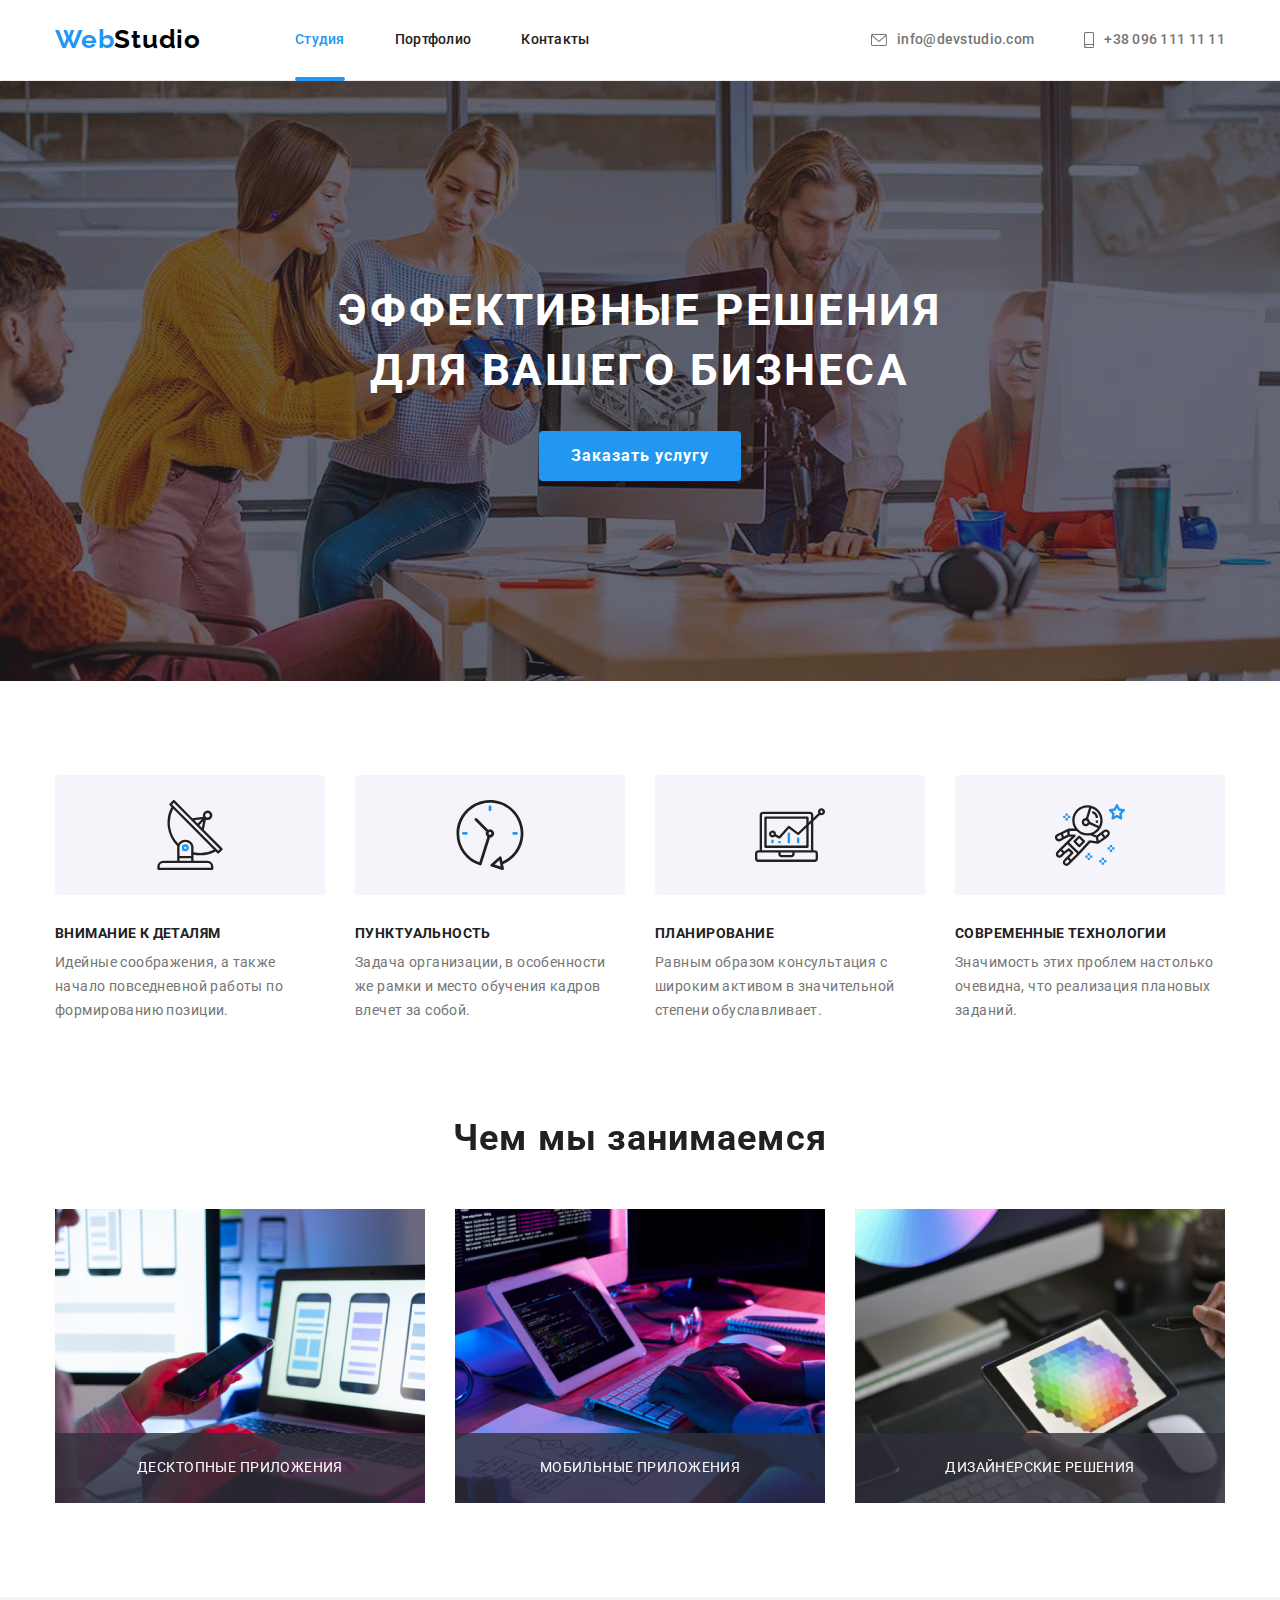
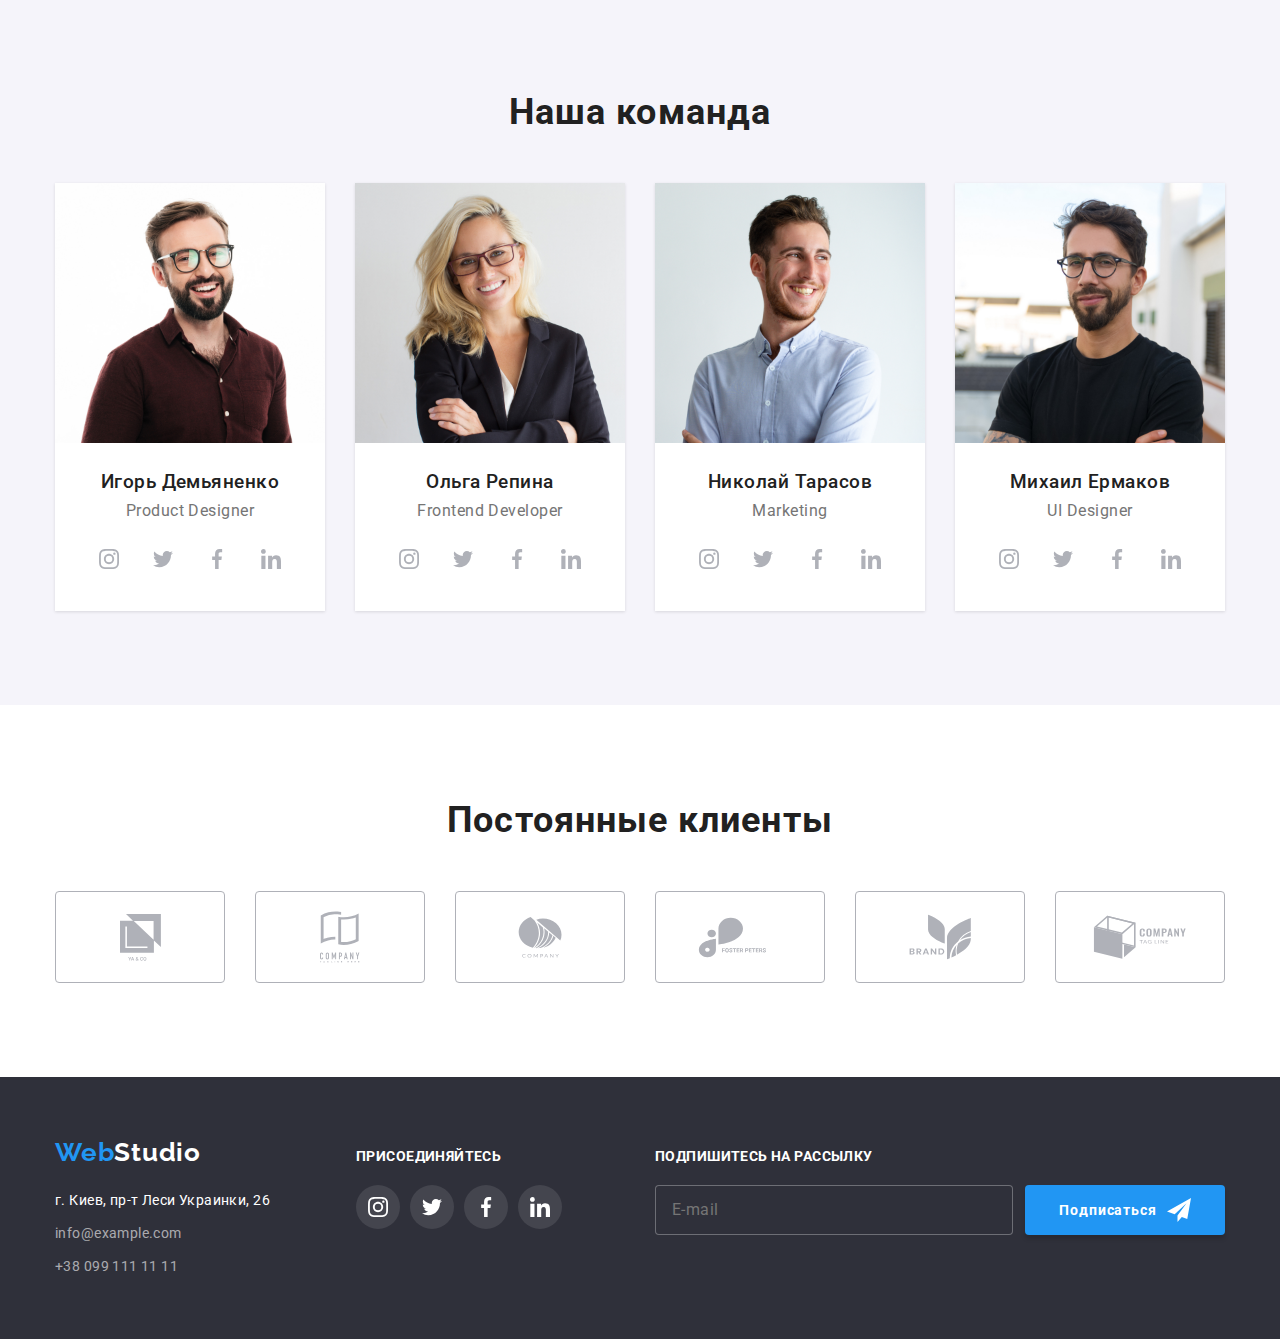
<file: index.html>
<!DOCTYPE html>
<html lang="ru">

<head>
    <meta charset="UTF-8">
    <meta http-equiv="X-UA-Compatible" content="IE=edge">
    <meta name="viewport" content="width=device-width, initial-scale=1.0">
    <title>goit-markup-hw-07</title>
    <link rel="preconnect" href="https://fonts.gstatic.com">
    <link
    href="https://fonts.googleapis.com/css2?family=Raleway:wght@700&family=Roboto:wght@400;500;700;900&display=swap"
    rel="stylesheet">
    <link rel="stylesheet" href="https://cdnjs.cloudflare.com/ajax/libs/modern-normalize/1.0.0/modern-normalize.min.css" />
    <link rel="stylesheet" href="./css/main.min.css">
</head>

<body>
    <header class="header">
        <!--My comment-->
        <div class="container container--head">
            <a href="#" class="logo"><span class="logo__item">Web</span><span class="logo__item--black">Studio</span></a>
            <!-- class="nav" -->
            <nav>
                <ul class="navigation">
                    <li class="navigation__item">
                        <a class="navigation__link navigation__link--current" href="./index.html">Студия</a>
                    </li>
                    <li class="navigation__item">
                        <a class="navigation__link" href="./portfolio.html">Портфолио</a>
                    </li>
                    <li class="navigation__item">
                        <a class="navigation__link" href="#contacts">Контакты</a>
                    </li>
                </ul>
            </nav>
            <ul class="contacts">
                <li class="contacts__item"> 
                <a class="contacts__link" href="mailto:info@devstudio.com ">
                    <svg class="contacts__icon" width="16px" height="12px">
                        <use href="./images/icons.svg#email">
                        </use>
                    </svg>info@devstudio.com</a>
                </li>
                <li class="contacts__item">
                <a class="contacts__link" href="tel:+380961111111"> 
                    <svg class="contacts__icon" width="10px" height="16px">
                        <use href="./images/icons.svg#phone">
                        </use>
                    </svg>+38 096 111 11 11</a>
                </li>
            </ul>
        </div>
    </header>
    <main>
        <!--MAIN CONTENT-->
        <section class="section section--main">
            <div class="container container--hero">
                <!--Hero-->
                <!-- <div class="hero-title"> -->
                <h1 class="main--title">эффективные решения для вашего бизнеса</h1>
                <!-- </div> -->
                <div class="hero-button">
                    <button class="button-order" data-modal-open type="button">Заказать услугу</button>
                        
                </div>
            </div>
        </section>

        <section class="section section--advantages">
            <!-- Наши преимущества-->
            <div class="container">
                <h2 class="visual--hiden">Наши преимущества</h2>
                <ul class="advantages">
                    <li class="advantages__item">
                        <div class="advantages__icon">
                            <svg width="70" height="70"> 
                                <use href="./images/icons.svg#antenna"> 
                                </use>
                            </svg>
                        </div>
                        <div class="advantages__content">
                            <h3 class="advantages__title">внимание к деталям</h3>
                                <p class="advantages__text">Идейные соображения, а также начало повседневной работы по формированию позиции.</p>
                        </div>
                    </li>
                    <li class="advantages__item">
                        <div class="advantages__icon">
                            <svg width="70" height="70">
                                <use href="./images/icons.svg#clock"> 
                                </use>
                            </svg>
                        </div>                        
                        <div class="advantages__content">
                            <h3 class="advantages__title">пунктуальность</h3>
                                <p class="advantages__text">Задача организации, в особенности же рамки и место обучения кадров влечет за собой.</p>
                        </div>
                    </li>
                    <li class="advantages__item">
                        <div class="advantages__icon">
                            <svg width="70" height="70">
                                <use href="./images/icons.svg#diagram">
                                </use>
                            </svg>
                        </div>
                        <div class="advantages__content">
                            <h3 class="advantages__title">планирование</h3>
                                <p class="advantages__text">Равным образом консультация с широким активом в значительной степени обуславливает.</p>
                        </div>
                    </li>
                    <li class="advantages__item">
                        <div class="advantages__icon">
                            <svg width="70" height="70">
                                <use href="./images/icons.svg#astronaut">
                                </use>
                            </svg>
                        </div>
                        <div class="advantages__content">
                            <h3 class="advantages__title">современные технологии</h3>
                                <p class="advantages__text">Значимость этих проблем настолько очевидна, что реализация плановых заданий.</p>
                        </div>
                    </li>
                </ul>
            </div>
        </section>

        <section class="section section--production">
            <div class="container">
                <!--Чем мы занимаемся-->
                <h2 class="heading">Чем мы занимаемся</h2>
                <ul class="production">
                <li class="production__item"> <img src="./images/telefon.jpg" width="370" alt="разработка приложений на мобильный телефон">
                <div class="production__overlay">
                    <p class="production__text">Десктопные приложения</p>
                </div>
                </li>
                <li class="production__item"> <img src="./images/table.jpg" width="370" alt="компьтерный стол">
                <div class="production__overlay">
                    <p class="production__text">Мобильные приложения</p>
                </div>
                </li>
                <li class="production__item"> <img src="./images/planshet.jpg" width="370" alt="планшет">
                <div class="production__overlay">
                    <p class="production__text">Дизайнерские решения</p>
                </div>
                </li>
                </ul>
            </div>
        </section>

        <section class="section section--teams">
            <div class="container our-team">
                <!--Наша команда-->
                <div class="">
                <h2 class="heading heading--teams">Наша команда</h2>
                <ul class="team">
                    <li class="team__item">
                        <article class="card">
                        <div class="card__thumb">
                        <img src="images/demianenk.jpg" width="270" alt="Игорь Демьяненко">
                        </div>
                        <div class="card__content">
                        <h3 class="card__name">Игорь Демьяненко</h3>
                        <p class="card__text">Product Designer</p>
                        <ul class="social">
                            <li class="social__item">
                                <a class="social__link" href="">
                                    <svg class="social__icon" width="20" height="20">
                                        <use href="./images/icons.svg#instagram"></use>
                                    </svg>
                                </a>
                            </li>
                            <li class="social__item">
                                <a class="social__link" href="">
                                    <svg class="social__icon" width="20" height="20">
                                        <use href="./images/icons.svg#twitter"></use>
                                    </svg>
                                </a>
                            </li>
                            <li class="social__item">
                                <a class="social__link" href="">
                                    <svg class="social__icon" width="20" height="20">
                                        <use href="./images/icons.svg#facebook"></use>
                                    </svg>
                                </a>
                            </li>
                            <li class="social__item">
                                <a class="social__link" href="">
                                    <svg class="social__icon" width="20" height="20">
                                        <use href="./images/icons.svg#linkedin"></use>
                                    </svg>
                                </a>
                            </li>
                        </ul>
                        </div>
                        </article>
                        
                    </li>
                    <li class="team__item">
                        <article class="card">
                        <div class="card__thumb">
                        <img src="images/repin.jpg" width="270" alt="Ольга Репина">
                        </div>
                        <div class="card__content">
                        <h3 class="card__name">Ольга Репина</h3>
                        <p class="card__text">Frontend Developer</p>
                        <ul class="social">
                            <li class="social__item">
                                <a class="social__link" href="">
                                    <svg class="social__icon" width="20" height="20">
                                        <use href="./images/icons.svg#instagram"></use>
                                    </svg>
                                </a>
                            </li>
                            <li class="social__item">
                                <a class="social__link" href="">
                                    <svg class="social__icon" width="20" height="20">
                                        <use href="./images/icons.svg#twitter"></use>
                                    </svg>
                                </a>
                            </li>
                            <li class="social__item">
                                <a class="social__link" href="">
                                    <svg class="social__icon" width="20" height="20">
                                        <use href="./images/icons.svg#facebook"></use>
                                    </svg>
                                </a>
                            </li>
                            <li class="social__item">
                                <a class="social__link" href="">
                                    <svg class="social__icon" width="20" height="20">
                                        <use href="./images/icons.svg#linkedin"></use>
                                    </svg>
                                </a>
                            </li>
                        </ul>
                        </div>
                        </article>
                    </li>
                    <li class="team__item">
                        <article class="card">
                        <div class="card__thumb">
                        <img src="images/taraso.jpg" width="270" alt="Николай Тарасов">
                        </div>
                        <div class="card__content">
                        <h3 class="card__name">Николай Тарасов</h3>
                        <p class="card__text">Marketing</p>
                        <ul class="social">
                            <li class="social__item">
                                <a class="social__link" href="">
                                    <svg class="social__icon" width="20" height="20">
                                        <use href="./images/icons.svg#instagram"></use>
                                    </svg>
                                </a>
                            </li>
                            <li class="social__item">
                                <a class="social__link" href="">
                                    <svg class="social__icon" width="20" height="20">
                                        <use href="./images/icons.svg#twitter"></use>
                                    </svg>
                                </a>
                            </li>
                            <li class="social__item">
                                <a class="social__link" href="">
                                    <svg class="social__icon" width="20" height="20">
                                        <use href="./images/icons.svg#facebook"></use>
                                    </svg>
                                </a>
                            </li>
                            <li class="social__item">
                                <a class="social__link" href="">
                                    <svg class="social__icon" width="20" height="20">
                                        <use href="./images/icons.svg#linkedin"></use>
                                    </svg>
                                </a>
                            </li>
                        </ul>
                        </div>
                        </article>
                    </li>
                    <li class="team__item">
                        <article class="card">
                        <div class="card__thumb">
                        <img src="images/ermak.jpg" width="270" alt="Михаил Ермаков">
                        </div>
                        <div class="card__content">
                        <h3 class="card__name">Михаил Ермаков</h3>
                        <p class="card__text">UI Designer</p>
                        <ul class="social">
                            <li class="social__item">
                                <a class="social__link" href="">
                                    <svg class="social__icon" width="20" height="20">
                                        <use href="./images/icons.svg#instagram"></use>
                                    </svg>
                                </a>
                            </li>
                            <li class="social__item">
                                <a class="social__link" href="">
                                    <svg class="social__icon" width="20" height="20">
                                        <use href="./images/icons.svg#twitter"></use>
                                    </svg>
                                </a>
                            </li>
                            <li class="social__item">
                                <a class="social__link" href="">
                                    <svg class="social__icon" width="20" height="20">
                                        <use href="./images/icons.svg#facebook"></use>
                                    </svg>
                                </a>
                            </li>
                            <li class="social__item">
                                <a class="social__link" href="">
                                    <svg class="social__icon" width="20" height="20">
                                        <use href="./images/icons.svg#linkedin"></use>
                                    </svg>
                                </a>
                            </li>
                        </ul>
                        </div>
                        </article>
                    </li>
                </ul>
                </div>
            </div>
        </section>
        <section class="section">
        <div class="container">
        <h2 class="heading">Постоянные клиенты</h2>   
        <ul class="partners">
            <li class="partners__item">
                <a class="partners__link" href="">
                    <svg class="partners__icon" width="41" height="47">
                        <use href="./images/icons.svg#yago"></use>
                    </svg>
                    </a>
                </li>
            <li class="partners__item">
                <a class="partners__link" href="">
                    <svg class="partners__icon" width="40" height="52">
                        <use href="./images/icons.svg#companyteg"></use>
                    </svg>
                </a>
                </li>
            <li class="partners__item">
                <a class="partners__link" href="">
                    <svg class="partners__icon" width="44" height="42">
                        <use href="./images/icons.svg#company"></use>
                    </svg>
                </a>
                </li>
            <li class="partners__item">
                <a class="partners__link" href="">
                    <svg class="partners__icon" width="85" height="41">
                        <use href="./images/icons.svg#foster"></use>
                    </svg>
                </a>
                </li>
            <li class="partners__item">
                <a class="partners__link" href="">
                    <svg class="partners__icon" width="63" height="46">
                        <use href="./images/icons.svg#brand"></use>
                    </svg>
                </a>
               </li>
            <li class="partners__item">
             <a class="partners__link" href="">
                    <svg class="partners__icon" width="94" height="44">
                        <use href="./images/icons.svg#teghere"></use>
                    </svg>
                </a>
             </li>
        </ul>
        </div>
        </section>

    </main>
    <footer class="footer">
        <div class="container container--foot">
            <!--copyrite-->
            <div class="foot__width">
                <a href="#" class="logo logo--foot"> <span class="logo__item">Web</span><span class="logo__item--white">Studio</span></a>
            <address id="contacts">
                <ul class="items">
                    <li>
                        <p class="items__text">г. Киев, пр-т Леси Украинки, 26</p>
                    </li>
                    <li><a class="items__link mail" href="mailto:info@example.com">info@example.com</a> </li>
                    <li><a class="items__link tel" href="tel:+380991111111">+38 099 111 11 11</a> </li>
                </ul>
            </address>
            </div>
            <div class="connect">
                <p class="connect__subtitle">присоединяйтесь</p>
                <ul class="social-connect">
                    <li class="social-connect__item">
                        <a class="social-connect__link" href="">
                            <svg class="social-connect__icon" width="20" height="20">
                                <use href="./images/icons.svg#instagram"></use>
                            </svg>
                        </a>
                    </li>
                    <li class="social-connect__item">
                        <a class="social-connect__link" href="">
                            <svg class="social-connect__icon" width="20" height="20">
                                <use href="./images/icons.svg#twitter"></use>
                            </svg>
                        </a>
                    </li>
                    <li class="social-connect__item">
                        <a class="social-connect__link" href="">
                            <svg class="social-connect__icon" width="20" height="20">
                                <use href="./images/icons.svg#facebook"></use>
                            </svg>
                        </a>
                    </li>
                    <li class="social-connect__item">
                        <a class="social-connect__link" href="">
                            <svg class="social-connect__icon" width="20" height="20">
                                <use href="./images/icons.svg#linkedin"></use>
                            </svg>
                        </a>
                    </li>
                </ul>
            </div>
            <div class="subscribe">
                <p class="subscribe__subtitle">Подпишитесь на рассылку</p>
                <form class="form-subscribe" autocomplete="off">
                    
                    <label class="form-subscribe__field"> 
                        <input class="form-subscribe__input" type="text" placeholder="E-mail">
                    </label>
                    <button class="form-subscribe__button" type="submit"><span class="form-subscribe__button-label">Подписаться</span>
                        <svg class="form-subscribe__svg" width="24px" height="24px">
                            <use href="./images/icons.svg#send"></use>
                        </svg>
                    </button>
                </form>
                
            </div>
        </div>
        
    </footer>
    <div class="backdrop is-hidden" data-modal>
        <div class="modal">
            <button class="close" data-modal-close>
                <svg class="close-icon" width="18" height="18">
                    <use href="./images/icons.svg#close"></use>
                </svg>
            </button>
            <form class="form" autocomplete="off">
                <p class="form__title">Оставьте свои данные, мы вам перезвоним</p>
                <div class="form__field">
                    <input class="form__input" type="text" name="name" id="user-name" autofocus placeholder=" "
                        autocomplete="off" />
                    <label class="form__label" for="user-name">Имя</label>
                    <!-- <span class="field-icon"> -->
                        <svg class="form__icon" width="18" height="18">
                            <use href="./images/icons.svg#user-form"></use>
                        </svg>
                    <!-- </span> -->
                </div>
                <div class="form__field">
                    <input class="form__input" type="tel" name="tel" id="tel" autocomplete="off">
                    <label class="form__label" for="tel">Телефон</label>
                    <!-- <span class="field-icon"> -->
                        <svg class="form__icon" width="18" height="18">
                            <use href="./images/icons.svg#phone-form"></use>
                        </svg>
                    <!-- </span> -->
                </div>
                <div class="form__field">
                    <input class="form__input" type="email" name="email" id="email" autocomplete="off">
                    <label class="form__label" for="email">Почта</label>
                    <!-- <span class="field-icon"> -->
                        <svg class="form__icon" width="18" height="18">
                            <use href="./images/icons.svg#email-form"></use>
                        </svg>
                    <!-- </span> -->
                </div>
                <div class="form__field">
                    <textarea class="form__textarea-input" name="feedback" id="feedback" rows="5"
                        placeholder="Введите текст"></textarea>
                    <label class="form__textarea-label" for="feedback">Комментарий</label>
                </div>
    
                <label class="form__check">
                    <input class="form__check-input" type="checkbox" name="check" required="">
                    <span class="form__check-box"> </span>Соглашаюсь с рассылкой и принимаю <a class="form__license-link" href="">
                        Условия договора</a></label>
    
                <button class="submit-bth" type="submit">Отправить</button>
            </form>
        </div>
    </div>
<!-- Скрипт на модалку -->
    <script src="./js/modal.js"></script>
    
</body>
    
</html>
</file>
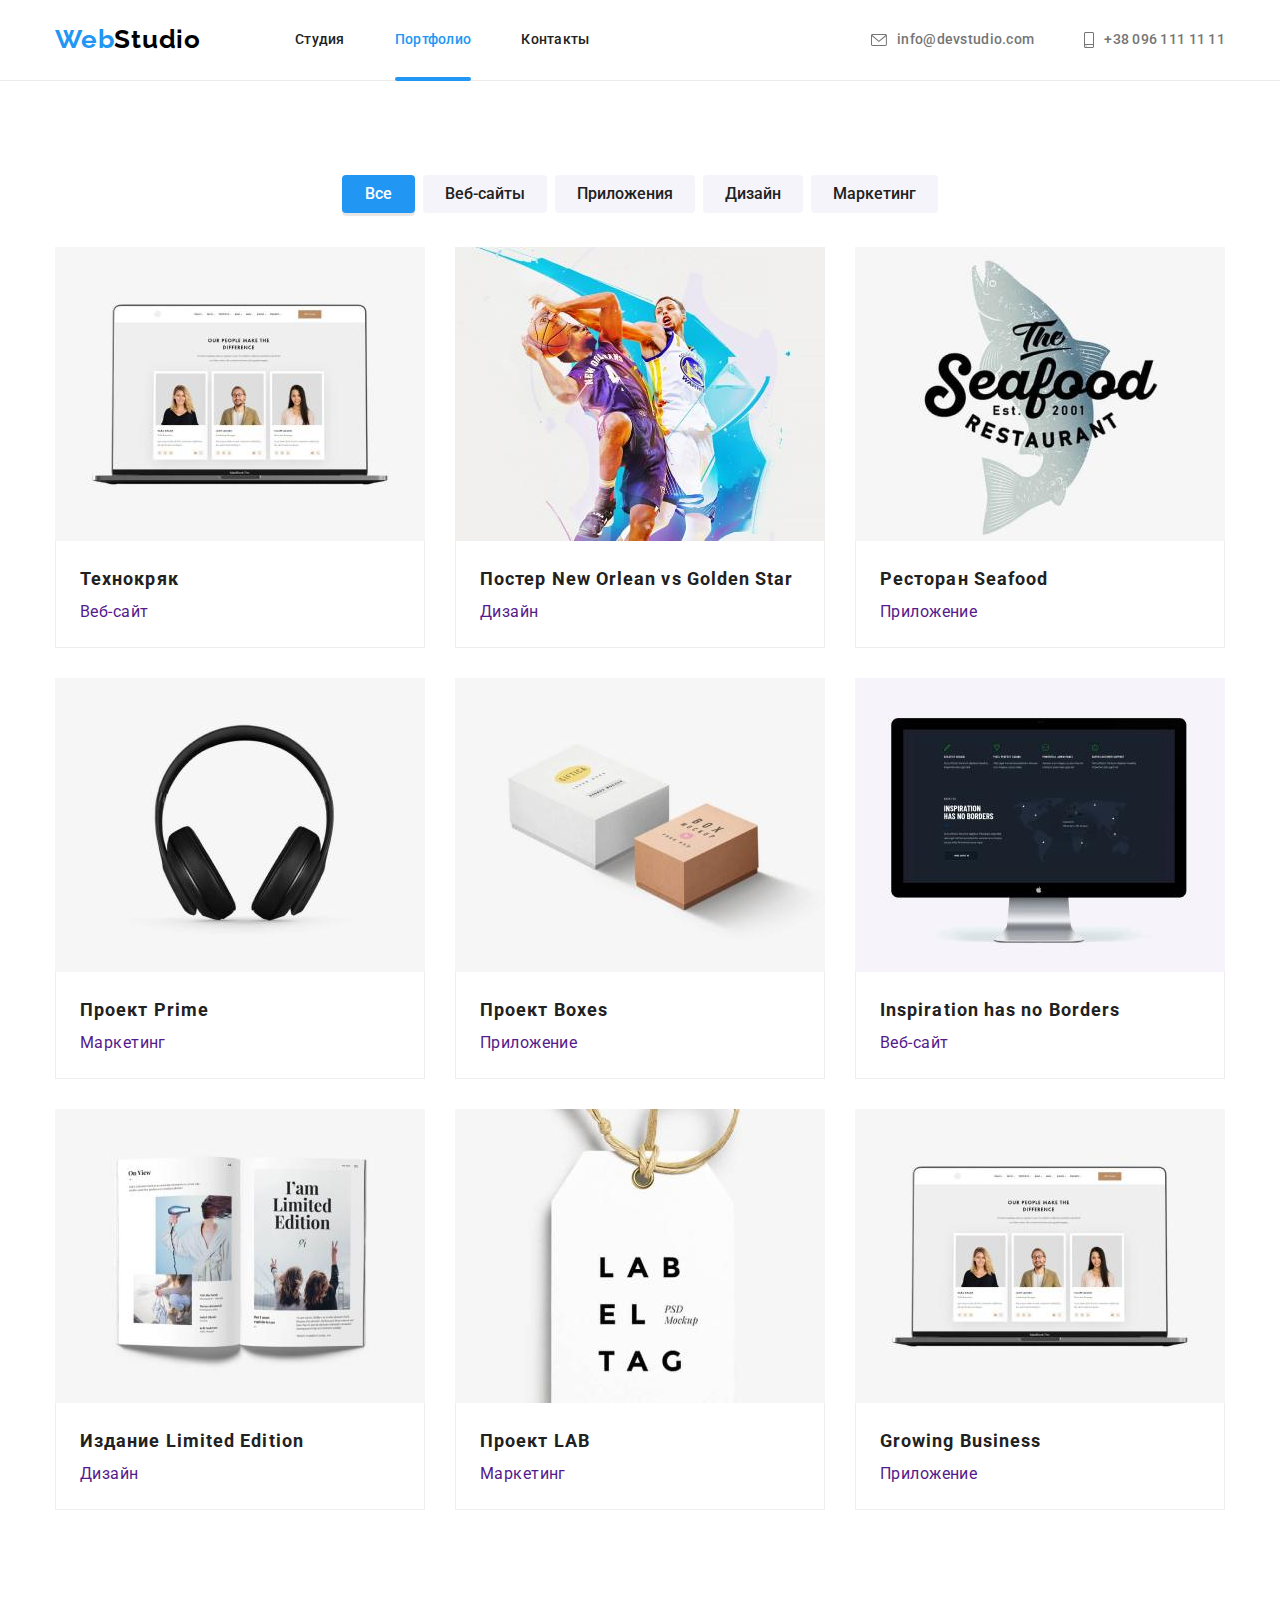
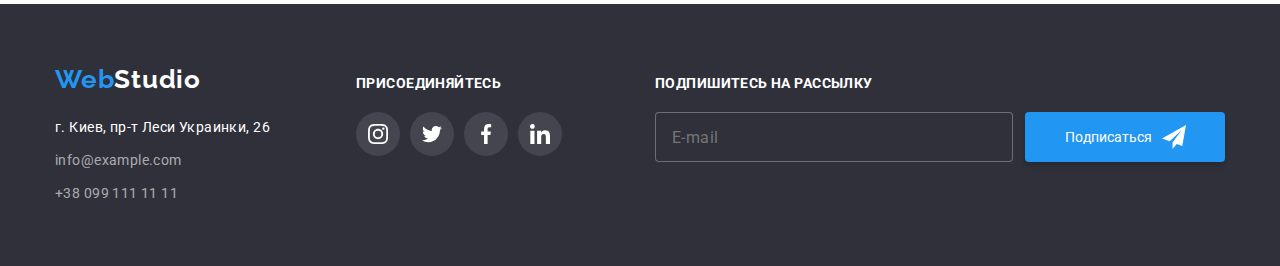
<file: portfolio.html>
<!DOCTYPE html>
<html lang="ru">

<head>
    <meta charset="UTF-8">
    <meta http-equiv="X-UA-Compatible" content="IE=edge">
    <meta name="viewport" content="width=device-width, initial-scale=1.0">
    <title>goit-markup-hw-07</title>
    <link rel="preconnect" href="https://fonts.gstatic.com">
    <link
        href="https://fonts.googleapis.com/css2?family=Raleway:wght@700&family=Roboto:wght@400;500;700;900&display=swap"
        rel="stylesheet">
    <link rel="stylesheet"
        href="https://cdnjs.cloudflare.com/ajax/libs/modern-normalize/1.0.0/modern-normalize.min.css" />
    <link rel="stylesheet" href="./css/main.min.css">
</head>

<body>
    <header class="header">
    <!--My comment-->
    <div class="container container--head">
        <a href="#" class="logo"><span class="logo__item">Web</span><span class="logo__item--black">Studio</span></a>
        <!-- class="nav" -->
        <nav>
            <ul class="navigation">
                <li class="navigation__item">
                    <a class="navigation__link " href="./index.html">Студия</a>
                </li>
                <li class="navigation__item">
                    <a class="navigation__link navigation__link--current" href="./portfolio.html">Портфолио</a>
                </li>
                <li class="navigation__item">
                    <a class="navigation__link" href="#contacts">Контакты</a>
                </li>
            </ul>
        </nav>
        <ul class="contacts">
            <li class="contacts__item">
                <a class="contacts__link" href="mailto:info@devstudio.com ">
                    <svg class="contacts__icon" width="16px" height="12px">
                        <use href="./images/icons.svg#email">
                        </use>
                    </svg>info@devstudio.com</a>
            </li>
            <li class="contacts__item">
                <a class="contacts__link" href="tel:+380961111111">
                    <svg class="contacts__icon" width="10px" height="16px">
                        <use href="./images/icons.svg#phone">
                        </use>
                    </svg>+38 096 111 11 11</a>
            </li>
        </ul>
    </div>
    </header>
    <main>
        <!--PORTFOLIO-->
        <section class="section">
            <div class="container">
                <h1 class="portfolio-title visual--hiden">Наши продукты</h1>
                <ul class="button-list">
                    <li class="button-list__item">
                        <button class="button button--sellect" type="button">Все</button>
                    </li>
                    <li class="button-list__item">
                        <button class="button" type="button">Веб-сайты</button>
                    </li>
                    <li class="button-list__item">
                        <button class="button" type="button">Приложения</button>
                    </li>
                    <li class="button-list__item">
                        <button class="button" type="button">Дизайн</button>
                    </li>
                    <li class="button-list__item">
                        <button class="button" type="button">Маркетинг</button>
                    </li>
                </ul>
                <ul class="products">
                    <li class="products__item">
                        <a href="" class="products__link">
                            <div class="products__thumb">
                                <img class="products__img" src="./images/technokriak.jpg" alt="" width="370">
                                <div class="products__overlay">
                                    <p class="products__desc">Технокряк это современная площадка распространения
                                        коронавируса. Компании используют эту платформу для цифрового
                                        шпионажа и атак на защищённые сервера конкурентов.</p>
                                </div>
                            </div>
                            <div class="products__content">
                                <h3 class="products__title">Технокряк</h3>
                                <p class="products__subtitle">Веб-сайт</p>
                            </div>

                        </a>
                    </li>

                    <li class="products__item" >
                        <a href="" class="products__link">
                            <div class="products__thumb">
                                <img class="products__img" src="./images/poster-new-orlean.jpg" alt="" width="370">
                                <div class="products__overlay">
                                    <p class="products__desc">Технокряк это современная площадка распространения
                                        коронавируса. Компании используют эту платформу для цифрового
                                        шпионажа и атак на защищённые сервера конкурентов.</p>
                                </div>
                            </div>
                            <div class="products__content">
                                <h3 class="products__title"> Постер New Orlean vs Golden Star </h3>
                                <p class="products__subtitle">Дизайн</p>
                            </div>
                        </a>
                    </li>

                    <li class="products__item">
                        <a href="" class="products__link">
                            <div class="products__thumb">
                                <img class="products__img" src="./images/restoran-seafood.jpg" alt="" width="370">
                                <div class="products__overlay">
                                    <p class="products__desc">Технокряк это современная площадка распространения
                                        коронавируса. Компании используют эту платформу для цифрового
                                        шпионажа и атак на защищённые сервера конкурентов.</p>
                                </div>
                            </div>
                            <div class="products__content">
                                <h3 class="products__title">Ресторан Seafood</h3>
                                <p class="products__subtitle">Приложение</p>
                            </div>
                        </a>
                    </li>

                    <li class="products__item">
                        <a href="" class="products__link">
                            <div class="products__thumb">
                                <img class="products__img" src="./images/proekt-prime.jpg" alt="" width="370">
                                <div class="products__overlay">
                                    <p class="products__desc">Технокряк это современная площадка распространения
                                        коронавируса. Компании используют эту платформу для цифрового
                                        шпионажа и атак на защищённые сервера конкурентов.</p>
                                </div>
                            </div>
                            <div class="products__content">
                                <h3 class="products__title">Проект Prime</h3>
                                <p class="products__subtitle">Маркетинг</p>
                            </div>
                        </a>
                    </li>

                    <li class="products__item">
                        <a href="" class="products__link">
                            <div class="products__thumb">
                                <img class="products__img" src="./images/projekt-boxes.jpg" alt="" width="370">
                                <div class="products__overlay">
                                    <p class="products__desc">Технокряк это современная площадка распространения
                                        коронавируса. Компании используют эту платформу для цифрового
                                        шпионажа и атак на защищённые сервера конкурентов.</p>
                                </div>
                            </div>
                            <div class="products__content">
                                <h3 class="products__title">Проект Boxes</h3>
                                <p class="products__subtitle">Приложение</p>
                            </div>
                        </a>
                    </li>

                    <li class="products__item">
                        <a href="" class="products__link">
                            <div class="products__thumb">
                                <img class="products__img" src="./images/inspiration-has-no-borders.jpg" alt="" width="370">
                                <div class="products__overlay">
                                    <p class="products__desc">Технокряк это современная площадка распространения
                                        коронавируса. Компании используют эту платформу для цифрового
                                        шпионажа и атак на защищённые сервера конкурентов.</p>
                                </div>
                            </div>
                            <div class="products__content">
                                <h3 class="products__title">Inspiration has no Borders</h3>
                                <p class="products__subtitle">Веб-сайт</p>
                            </div>
                        </a>
                    </li>

                    <li class="products__item">
                        <a href="" class="products__link">
                            <div class="products__thumb">
                                <img class="products__img" src="./images/limited-edition.jpg" alt="" width="370">
                                <div class="products__overlay">
                                    <p class="products__desc">Технокряк это современная площадка распространения
                                        коронавируса. Компании используют эту платформу для цифрового
                                        шпионажа и атак на защищённые сервера конкурентов.</p>
                                </div>
                            </div>
                            <div class="products__content">
                                <h3 class="products__title"">Издание Limited Edition</h3>
                                <p class="products__subtitle">Дизайн</p>
                            </div>
                        </a>
                    </li>

                    <li class="products__item">
                        <a href="" class="products__link">
                            <div class="products__thumb">
                                <img class="products__img" src="./images/project-lab-el-tag.jpg" alt="" width="370">
                                <div class="products__overlay">
                                    <p class="products__desc">Технокряк это современная площадка распространения
                                        коронавируса. Компании используют эту платформу для цифрового
                                        шпионажа и атак на защищённые сервера конкурентов.</p>
                                </div>
                            </div>
                            <div class="products__content">
                                <h3 class="products__title">Проект LAB</h3>
                                <p class="products__subtitle">Маркетинг</p>
                            </div>
                        </a>
                    </li>

                    <li class="products__item">
                        <a href="" class="products__link">
                            <div class="products__thumb">
                                <img class="products__img" src="./images/technokriak.jpg" alt="" width="370">
                                <div class="products__overlay">
                                    <p class="products__desc">Технокряк это современная площадка распространения
                                        коронавируса. Компании используют эту платформу для цифрового
                                        шпионажа и атак на защищённые сервера конкурентов.</p>
                                </div>
                            </div>
                            <div class="products__content">
                                <h3 class="products__title">Growing Business</h3>
                                <p class="products__subtitle">Приложение</p>
                            </div>
                        </a>
                    </li>
                </ul>
            </div>
        </section>

    </main>
<footer class="footer">
    <div class="container container--foot">
        <!--copyrite-->
        <div class="foot__width">
            <a href="#" class="logo logo--foot"> <span class="logo__item">Web</span><span
                    class="logo__item--white">Studio</span></a>
            <address id="contacts">
                <ul class="items">
                    <li>
                        <p class="items__text">г. Киев, пр-т Леси Украинки, 26</p>
                    </li>
                    <li><a class="items__link mail" href="mailto:info@example.com">info@example.com</a> </li>
                    <li><a class="items__link tel" href="tel:+380991111111">+38 099 111 11 11</a> </li>
                </ul>
            </address>
        </div>
        <div class="connect">
            <p class="connect__subtitle">присоединяйтесь</p>
            <ul class="social-connect">
                <li class="social-connect__item">
                    <a class="social-connect__link" href="">
                        <svg class="social-connect__icon" width="20" height="20">
                            <use href="./images/icons.svg#instagram"></use>
                        </svg>
                    </a>
                </li>
                <li class="social-connect__item">
                    <a class="social-connect__link" href="">
                        <svg class="social-connect__icon" width="20" height="20">
                            <use href="./images/icons.svg#twitter"></use>
                        </svg>
                    </a>
                </li>
                <li class="social-connect__item">
                    <a class="social-connect__link" href="">
                        <svg class="social-connect__icon" width="20" height="20">
                            <use href="./images/icons.svg#facebook"></use>
                        </svg>
                    </a>
                </li>
                <li class="social-connect__item">
                    <a class="social-connect__link" href="">
                        <svg class="social-connect__icon" width="20" height="20">
                            <use href="./images/icons.svg#linkedin"></use>
                        </svg>
                    </a>
                </li>
            </ul>
        </div>
        <div class="subscribe">
            <p class="subscribe__subtitle">Подпишитесь на рассылку</p>
            <form class="form-subscribe" autocomplete="off">

                <label class="form-subscribe__field">
                    <input class="form-subscribe__input" type="text" placeholder="E-mail">
                </label>
                <button class="form-subscribe__button" type="submit"><span class="button-label">Подписаться</span>
                    <svg class="form-subscribe__svg" width="24px" height="24px">
                        <use href="./images/icons.svg#send"></use>
                    </svg>
                </button>
            </form>

        </div>
    </div>

</footer>
</body>

</html>
</file>
<file: css/main.min.css>
:root{--active-color: #2196f3;--white-color: #ffffff;--text-color: #757575;--main-font: "Roboto", sans-serif;--accent-font: "Raleway", sans-serif;--title-color: #212121;--button-background: #f5f4fa;--button-background-active: #2196f3;--back-dark: #2f303a;--foot-contact-text: rgba(255, 255, 255, 0.6);--back-color-order: #188ce8;--card-set-gap: 30px;--card-content-bc: #eeeeee;--icon-color: #afb1b8;--icon-connect: rgba(255, 255, 255, 0.1)}*{margin:0;padding:0}body{background-color:var(--white-color);font-family:var(--main-font);color:var(--text-color);font-size:14px;line-height:1.71em;letter-spacing:0.03em}.container{width:1200px;padding-left:15px;padding-right:15px;margin-left:auto;margin-right:auto}.section{padding:94px 0;margin-left:auto;margin-right:auto}ul{list-style:none}a{text-decoration:none}a:active{color:var(--active-color)}h1,h2,h3,h4,h5,h6{color:var(--title-color);margin:0}p{margin:0}img{display:block;max-width:100%;height:auto}.main--title,.advantages .caption-title{text-transform:uppercase}.visual--hiden{visibility:hidden;position:absolute;clip:rect(0 0 0 0);width:1px;height:1px;margin:-1px}.logo{font-family:var(--accent-font);font-weight:700;font-size:26px;line-height:1.19em;letter-spacing:0.03em;margin-right:94px;padding-top:24px;padding-bottom:25px}.logo__item{color:var(--active-color)}.logo__item--black{color:#000000}.logo__item--white{color:var(--white-color)}.logo--foot{padding:0;margin-top:60px;margin:0}.container--head{display:-webkit-box;display:-ms-flexbox;display:flex;-webkit-box-align:center;-ms-flex-align:center;align-items:center;margin-bottom:0}.header{border-bottom:1px solid #ececec}.contacts{line-height:1.14em;display:-webkit-inline-box;display:-ms-inline-flexbox;display:inline-flex;margin-left:auto}.contacts__icon{fill:currentColor;margin-right:10px}.contacts>li:not(:last-child){margin-right:50px}.contacts__link{text-decoration:none;display:-webkit-box;display:-ms-flexbox;display:flex;-webkit-box-orient:horizontal;-webkit-box-direction:normal;-ms-flex-direction:row;flex-direction:row;font-style:normal;font-weight:500;letter-spacing:0.02em;color:inherit;padding-top:32px;padding-bottom:32px;-webkit-box-align:center;-ms-flex-align:center;align-items:center;-webkit-transition:color 250ms cubic-bezier(0.4, 0, 0.2, 1);transition:color 250ms cubic-bezier(0.4, 0, 0.2, 1)}.contacts__link:hover,.contacts__link:focus{color:var(--active-color)}.navigation{display:-webkit-box;display:-ms-flexbox;display:flex;-webkit-box-orient:horizontal;-webkit-box-direction:normal;-ms-flex-direction:row;flex-direction:row}.navigation a:hover,.navigation a:focus{color:var(--active-color)}.navigation>li:not(:last-child){margin-right:50px}.navigation__link{font-weight:500;font-size:14px;line-height:1.14em;letter-spacing:0.02em;color:var(--title-color);display:-webkit-box;display:-ms-flexbox;display:flex;-webkit-box-orient:horizontal;-webkit-box-direction:normal;-ms-flex-direction:row;flex-direction:row;-webkit-box-align:center;-ms-flex-align:center;align-items:center;text-decoration:none;padding-top:32px;padding-bottom:32px;-webkit-transition:color 250ms cubic-bezier(0.4, 0, 0.2, 1);transition:color 250ms cubic-bezier(0.4, 0, 0.2, 1)}.navigation__link--current{position:relative;color:var(--active-color)}.navigation__link--current::after{position:absolute;content:" ";left:0;bottom:-1px;display:block;width:100%;height:4px;border-radius:2px;background-color:var(--button-background-active)}.section--main{height:600px;max-width:1600px;display:-webkit-box;display:-ms-flexbox;display:flex;background-image:-webkit-gradient(linear, left top, left bottom, from(rgba(47,48,58,0.4)), to(rgba(47,48,58,0.4))),url(../images/hero-bc.jpg);background-image:linear-gradient(rgba(47,48,58,0.4), rgba(47,48,58,0.4)),url(../images/hero-bc.jpg);background-size:cover;background-position:center;margin-left:auto;margin-right:auto;padding:0}.container--hero{display:-webkit-box;display:-ms-flexbox;display:flex;-webkit-box-align:center;-ms-flex-align:center;align-items:center;-webkit-box-pack:center;-ms-flex-pack:center;justify-content:center;-webkit-box-orient:vertical;-webkit-box-direction:normal;-ms-flex-direction:column;flex-direction:column;-ms-flex-wrap:wrap;flex-wrap:wrap}.main--title{color:var(--white-color);font-size:44px;line-height:1.36em;letter-spacing:0.06em;text-align:center;-webkit-box-pack:center;-ms-flex-pack:center;justify-content:center;width:696px;margin-left:auto;margin-right:auto}.button-order{display:inline-block;font-weight:700;font-size:16px;line-height:1.88em;color:var(--white-color);background-color:var(--button-background-active);letter-spacing:0.06em;padding:10px 32px;cursor:pointer;border:none;-webkit-box-shadow:0px 4px 4px rgba(0,0,0,0.15);box-shadow:0px 4px 4px rgba(0,0,0,0.15);border-radius:4px;-webkit-transition:color 250ms cubic-bezier(0.4, 0, 0.2, 1),background-color 250ms cubic-bezier(0.4, 0, 0.2, 1);transition:color 250ms cubic-bezier(0.4, 0, 0.2, 1),background-color 250ms cubic-bezier(0.4, 0, 0.2, 1)}.hero-button{display:-webkit-box;display:-ms-flexbox;display:flex;-webkit-box-pack:center;-ms-flex-pack:center;justify-content:center;margin-top:30px}.button.order:hover,.button.order:focus{background-color:var(--back-color-order);cursor:pointer}.backdrop{position:fixed;top:0;left:0;width:100%;height:100%;background-color:rgba(0,0,0,0.2);-webkit-transition:opacity 250ms cubic-bezier(0.4, 0, 0.2, 1);transition:opacity 250ms cubic-bezier(0.4, 0, 0.2, 1);opacity:1}.backdrop.is-hidden{opacity:0;pointer-events:none}.close{position:absolute;width:30px;height:30px;cursor:pointer;margin-top:8px;margin-right:8px;background:#ffffff;border:1px solid rgba(0,0,0,0.1);border-radius:50%}.close-icon{position:absolute;-webkit-transform:translate(-50%, -50%);transform:translate(-50%, -50%);fill:#000000;-webkit-transition:fill 250ms cubic-bezier(0.4, 0, 0.2, 1);transition:fill 250ms cubic-bezier(0.4, 0, 0.2, 1)}.close:hover .close-icon{fill:var(--active-color)}.close:focus-within .close-icon{fill:var(--active-color)}.modal{position:absolute;top:50%;left:50%;-webkit-transform:translate(-50%, -50%);transform:translate(-50%, -50%);height:581px;width:528px;display:-webkit-box;display:-ms-flexbox;display:flex;visibility:visible;-webkit-box-pack:end;-ms-flex-pack:end;justify-content:flex-end;-webkit-box-align:start;-ms-flex-align:start;align-items:flex-start;background-color:#fff;-webkit-box-shadow:0px 1px 3px rgba(0,0,0,0.12),0px 1px 1px rgba(0,0,0,0.14),0px 2px 1px rgba(0,0,0,0.2);box-shadow:0px 1px 3px rgba(0,0,0,0.12),0px 1px 1px rgba(0,0,0,0.14),0px 2px 1px rgba(0,0,0,0.2);border-radius:4px;z-index:5}.form{padding:40px}.form__title{font-weight:700;font-size:20px;line-height:1.17em;letter-spacing:0.03em;color:var(--title-color);margin-bottom:30px}.form__field{position:relative;display:-webkit-box;display:-ms-flexbox;display:flex;-webkit-box-orient:vertical;-webkit-box-direction:normal;-ms-flex-direction:column;flex-direction:column;margin-bottom:28px}.form__input{margin:0;padding:0;padding-left:42px;color:#000000;border:1px solid rgba(33,33,33,0.2);border-radius:4px;height:40px;-webkit-transition:border 250ms cubic-bezier(0.4, 0, 0.2, 1);transition:border 250ms cubic-bezier(0.4, 0, 0.2, 1)}.form__input:focus,.form__input:hover{border:1px solid var(--active-color);outline:none;cursor:pointer}.form__input:focus-within ~ .form__icon{color:var(--active-color)}.form__label{position:absolute;top:50%;left:0;display:inline-block;-webkit-transform:translateY(-42px);transform:translateY(-42px)}.form__icon{position:absolute;top:50%;left:15px;display:block;-webkit-transform:translateY(-50%);transform:translateY(-50%);color:#000;fill:currentColor}.form__textarea-input{margin:0;border:1px solid rgba(33,33,33,0.2);border-radius:4px;padding:12px 16px;resize:none}.form__textarea-input::-webkit-input-placeholder{font-size:12px;line-height:1.17;letter-spacing:0.01em;color:rgba(117,117,117,0.5)}.form__textarea-input:-ms-input-placeholder{font-size:12px;line-height:1.17;letter-spacing:0.01em;color:rgba(117,117,117,0.5)}.form__textarea-input::-ms-input-placeholder{font-size:12px;line-height:1.17;letter-spacing:0.01em;color:rgba(117,117,117,0.5)}.form__textarea-input::placeholder{font-size:12px;line-height:1.17;letter-spacing:0.01em;color:rgba(117,117,117,0.5)}.form__textarea-label{position:absolute;top:0%;left:0;display:inline-block;-webkit-transform:translateY(-22px);transform:translateY(-22px)}.form__check{position:relative;display:block;margin-bottom:30px;padding-left:36px}.form__check-input{position:absolute;margin:-1px;width:1px;height:1px;border:0;padding:0;clip:rect(0 0 0 0);overflow:hidden}.form__check-input:focus+.form__check-box{border-color:var(--active-color)}.form__check-input:checked+.form__check-box{border-color:transparent;background-color:var(--button-background-active);background-size:contain;background-image:url("../images/check.svg")}.form__check-box{position:absolute;display:inline-block;width:16px;height:15px;top:4px;left:0;margin-left:12px;border:2px solid black;border-radius:4px}.form__license-link{color:var(--active-color);text-decoration:underline}.submit-bth{display:-webkit-box;display:-ms-flexbox;display:flex;-webkit-box-align:center;-ms-flex-align:center;align-items:center;font-weight:700;font-size:16px;line-height:1.88em;color:var(--white-color);background-color:var(--button-background-active);letter-spacing:0.06em;margin-left:auto;margin-right:auto;padding:10px 55px;cursor:pointer;border:none;border-radius:4px;-webkit-transition:background-color 250ms cubic-bezier(0.4, 0, 0.2, 1);transition:background-color 250ms cubic-bezier(0.4, 0, 0.2, 1)}.submit-bth:focus,.submit-bth:hover{background-color:var(--back-color-order)}.section--advantages{padding-top:94px}.advantages{padding:0;margin:0;list-style:none;display:-webkit-box;display:-ms-flexbox;display:flex;-ms-flex-wrap:wrap;flex-wrap:wrap;margin-left:-30px}.advantages__item{-ms-flex-preferred-size:calc(100% / 4 - 30px);flex-basis:calc(100% / 4 - 30px);margin-left:30px}.advantages__icon{display:-webkit-box;display:-ms-flexbox;display:flex;width:270px;height:120px;border-radius:4px;-webkit-box-pack:center;-ms-flex-pack:center;justify-content:center;-webkit-box-align:center;-ms-flex-align:center;align-items:center;background-color:var(--button-background);fill:currentColor}.advantages__content{margin-top:30px}.advantages__title{font-weight:700;font-size:14px;line-height:1.17em;letter-spacing:0.03em;color:var(--title-color);text-transform:uppercase}.advantages__text{margin-top:10px}.heading{font-weight:700;font-size:36px;line-height:1.17em;letter-spacing:0.03em;color:var(--title-color);text-align:center}.production{display:-webkit-box;display:-ms-flexbox;display:flex;-webkit-box-orient:horizontal;-webkit-box-direction:normal;-ms-flex-direction:row;flex-direction:row;margin-top:50px;z-index:-1}.production__item{position:relative}.production__overlay{position:absolute;display:-webkit-box;display:-ms-flexbox;display:flex;-webkit-box-pack:center;-ms-flex-pack:center;justify-content:center;-webkit-box-align:center;-ms-flex-align:center;align-items:center;bottom:0%;left:0%;width:100%;height:70px;background-color:rgba(47,48,58,0.8)}.production__text{margin:0;display:-webkit-box;display:-ms-flexbox;display:flex;text-align:center;text-transform:uppercase;color:var(--white-color)}.production>li:not(:last-child){margin-right:30px}.section--production{padding-bottom:94px;padding-top:0;position:relative;z-index:1}.section--teams{background-color:var(--button-background)}.team{padding:0;margin:0;list-style:none;display:-webkit-box;display:-ms-flexbox;display:flex;-ms-flex-wrap:wrap;flex-wrap:wrap;margin-left:-30px;margin-top:-30px}.team__item{background-color:var(--white-color);-webkit-box-shadow:0px 2px 1px 0px rgba(0,0,0,0.2);box-shadow:0px 2px 1px 0px rgba(0,0,0,0.2);-webkit-box-shadow:0px 1px 1px 0px rgba(0,0,0,0.14);box-shadow:0px 1px 1px 0px rgba(0,0,0,0.14);-webkit-box-shadow:0px 1px 3px 0px rgba(0,0,0,0.12);box-shadow:0px 1px 3px 0px rgba(0,0,0,0.12)}.card__thumb{display:block;max-width:100%}.card__thumb{display:block;max-width:100%}.card__content{padding:30px 32px}.card__text{margin-top:10px}.card__name{font-weight:500}.team>.team__item{font-size:16px;line-height:1.17em;letter-spacing:0.03em;text-align:center;margin-left:30px;margin-top:30px;width:auto;border:none}.heading--teams{text-align:center;margin-bottom:50px}.social{display:-webkit-box;display:-ms-flexbox;display:flex;text-align:center;-webkit-box-pack:center;-ms-flex-pack:center;justify-content:center;margin-top:16px}.social__link{display:-webkit-box;display:-ms-flexbox;display:flex;width:44px;height:44px;border:none;border-radius:50%;-webkit-box-pack:center;-ms-flex-pack:center;justify-content:center;-webkit-box-align:center;-ms-flex-align:center;align-items:center;fill:var(--icon-color);-webkit-transition:fill 250ms cubic-bezier(0.4, 0, 0.2, 1),background-color 250ms cubic-bezier(0.4, 0, 0.2, 1);transition:fill 250ms cubic-bezier(0.4, 0, 0.2, 1),background-color 250ms cubic-bezier(0.4, 0, 0.2, 1)}.social__link:hover,.social__link:focus{background-color:var(--active-color);fill:var(--white-color)}.social__item:not(:last-child){margin-right:10px}.partners{display:-webkit-box;display:-ms-flexbox;display:flex;-webkit-box-orient:horizontal;-webkit-box-direction:normal;-ms-flex-direction:row;flex-direction:row;margin-top:50px}.partners__link{display:-webkit-box;display:-ms-flexbox;display:flex;-webkit-box-align:center;-ms-flex-align:center;align-items:center;-webkit-box-pack:center;-ms-flex-pack:center;justify-content:center;width:170px;height:92px;border:1px solid var(--icon-color);border-radius:4px;cursor:pointer;-webkit-transition:border-color 250ms cubic-bezier(0.4, 0, 0.2, 1);transition:border-color 250ms cubic-bezier(0.4, 0, 0.2, 1)}.partners__link:hover,.partners__link:focus{border-color:var(--button-background-active)}.partners>li:not(:last-child){margin-right:30px}.partners__icon{display:inline-block;-webkit-box-align:center;-ms-flex-align:center;align-items:center;-webkit-box-pack:center;-ms-flex-pack:center;justify-content:center;fill:var(--icon-color);color:currentColor;-webkit-transition:fill 250ms cubic-bezier(0.4, 0, 0.2, 1);transition:fill 250ms cubic-bezier(0.4, 0, 0.2, 1)}.partners__link:focus .partners__icon,.partners__link:hover .partners__icon{fill:var(--active-color)}.products__title{font-weight:700;font-size:18px;line-height:2em;letter-spacing:0.06em}.products{font-size:16px;line-height:1.88em;display:-webkit-box;display:-ms-flexbox;display:flex;-ms-flex-wrap:wrap;flex-wrap:wrap;-webkit-box-pack:center;-ms-flex-pack:center;justify-content:center;-webkit-box-align:center;-ms-flex-align:center;align-items:center;padding:0;margin:0;margin-top:calc(-1 * var(--card-set-gap));margin-left:calc(-1 * var(--card-set-gap))}.products>.products__item{-ms-flex-preferred-size:calc(100% / 3 - 30px);flex-basis:calc(100% / 3 - 30px);margin-left:var(--card-set-gap);margin-top:var(--card-set-gap)}.products__link{display:inline-block;-webkit-box-shadow:none;box-shadow:none;border:none;-webkit-transition:border 250ms cubic-bezier(0.4, 0, 0.2, 1),-webkit-box-shadow 250ms cubic-bezier(0.4, 0, 0.2, 1);transition:border 250ms cubic-bezier(0.4, 0, 0.2, 1),-webkit-box-shadow 250ms cubic-bezier(0.4, 0, 0.2, 1);transition:border 250ms cubic-bezier(0.4, 0, 0.2, 1),box-shadow 250ms cubic-bezier(0.4, 0, 0.2, 1);transition:border 250ms cubic-bezier(0.4, 0, 0.2, 1),box-shadow 250ms cubic-bezier(0.4, 0, 0.2, 1),-webkit-box-shadow 250ms cubic-bezier(0.4, 0, 0.2, 1)}.products__title{font-size:18px}.products__text{font-family:var(--main-font);color:var(--text-color);font-size:16px;line-height:1.88;margin-top:4px}.products__content{padding:20px 24px;border-right:1px solid var(--card-content-bc);border-bottom:1px solid var(--card-content-bc);border-left:1px solid var(--card-content-bc)}.products__link:hover,.products__link:focus{background-color:#ffffff;border:1px solid #eeeeee;-webkit-box-shadow:0px 1px 1px rgba(0,0,0,0.12),0px 4px 4px rgba(0,0,0,0.06),1px 4px 6px rgba(0,0,0,0.16);box-shadow:0px 1px 1px rgba(0,0,0,0.12),0px 4px 4px rgba(0,0,0,0.06),1px 4px 6px rgba(0,0,0,0.16)}.products__thumb{position:relative;overflow:hidden}.products__overlay{position:absolute;content:"";display:block;top:0;left:0;width:100%;height:100%;background:rgba(33,150,243,0.9);opacity:0;-webkit-transform:translateY(100%);transform:translateY(100%);-webkit-transition:opacity 250ms cubic-bezier(0.4, 0, 0.2, 1),-webkit-transform 250ms cubic-bezier(0.4, 0, 0.2, 1);transition:opacity 250ms cubic-bezier(0.4, 0, 0.2, 1),-webkit-transform 250ms cubic-bezier(0.4, 0, 0.2, 1);transition:transform 250ms cubic-bezier(0.4, 0, 0.2, 1),opacity 250ms cubic-bezier(0.4, 0, 0.2, 1);transition:transform 250ms cubic-bezier(0.4, 0, 0.2, 1),opacity 250ms cubic-bezier(0.4, 0, 0.2, 1),-webkit-transform 250ms cubic-bezier(0.4, 0, 0.2, 1)}.products__desc{font-size:18px;line-height:1.56;letter-spacing:0.03em;color:var(--white-color);padding:63px 24px}.products__link:hover .products__overlay,.products__link:focus .products__overlay{opacity:1;-webkit-transform:translateY(0);transform:translateY(0)}.button-list{display:-webkit-box;display:-ms-flexbox;display:flex;-webkit-box-orient:horizontal;-webkit-box-direction:normal;-ms-flex-direction:row;flex-direction:row;margin-bottom:34px;-webkit-box-pack:center;-ms-flex-pack:center;justify-content:center}.button-list__item:not(:last-child){margin-right:8px}.button{font-family:inherit;font-weight:500;font-size:16px;line-height:1.63;color:var(--title-color);background-color:var(--button-background);min-width:73px;border:0px;padding:6px 22px;border-radius:4px;cursor:pointer;-webkit-transition:color 250ms cubic-bezier(0.4, 0, 0.2, 1),background-color 250ms cubic-bezier(0.4, 0, 0.2, 1),-webkit-box-shadow 250ms cubic-bezier(0.4, 0, 0.2, 1);transition:color 250ms cubic-bezier(0.4, 0, 0.2, 1),background-color 250ms cubic-bezier(0.4, 0, 0.2, 1),-webkit-box-shadow 250ms cubic-bezier(0.4, 0, 0.2, 1);transition:color 250ms cubic-bezier(0.4, 0, 0.2, 1),background-color 250ms cubic-bezier(0.4, 0, 0.2, 1),box-shadow 250ms cubic-bezier(0.4, 0, 0.2, 1);transition:color 250ms cubic-bezier(0.4, 0, 0.2, 1),background-color 250ms cubic-bezier(0.4, 0, 0.2, 1),box-shadow 250ms cubic-bezier(0.4, 0, 0.2, 1),-webkit-box-shadow 250ms cubic-bezier(0.4, 0, 0.2, 1)}.button--sellect{background-color:var(--button-background-active);color:var(--white-color);-webkit-box-shadow:0px 2px 2px 0px rgba(0,0,0,0.12);box-shadow:0px 2px 2px 0px rgba(0,0,0,0.12);-webkit-box-shadow:0px 1px 2px 0px rgba(0,0,0,0.08);box-shadow:0px 1px 2px 0px rgba(0,0,0,0.08);-webkit-box-shadow:0px 3px 1px 0px rgba(0,0,0,0.1);box-shadow:0px 3px 1px 0px rgba(0,0,0,0.1)}.button:hover,.button:focus{background-color:var(--button-background-active);color:var(--white-color);-webkit-box-shadow:0px 2px 2px 0px rgba(0,0,0,0.12);box-shadow:0px 2px 2px 0px rgba(0,0,0,0.12);-webkit-box-shadow:0px 1px 2px 0px rgba(0,0,0,0.08);box-shadow:0px 1px 2px 0px rgba(0,0,0,0.08);-webkit-box-shadow:0px 3px 1px 0px rgba(0,0,0,0.1);box-shadow:0px 3px 1px 0px rgba(0,0,0,0.1)}.footer{background-color:var(--back-dark);padding:60px 15px;margin-right:auto;margin-left:auto;display:-webkit-box;display:-ms-flexbox;display:flex}.container--foot{color:var(--white-color);display:-webkit-box;display:-ms-flexbox;display:flex;-webkit-box-orient:horizontal;-webkit-box-direction:normal;-ms-flex-direction:row;flex-direction:row;-webkit-box-align:baseline;-ms-flex-align:baseline;align-items:baseline}.items{margin-top:20px}.items>li{font-style:normal}.items__link{display:inline-block;color:var(--foot-contact-text);margin-top:9px;-webkit-transition:color 250ms cubic-bezier(0.4, 0, 0.2, 1);transition:color 250ms cubic-bezier(0.4, 0, 0.2, 1)}.items a:hover,.items a:focus{color:var(--active-color)}.foot__width{width:231px}.connect{display:-webkit-box;display:-ms-flexbox;display:flex;-webkit-box-align:start;-ms-flex-align:start;align-items:flex-start;-webkit-box-pack:start;-ms-flex-pack:start;justify-content:flex-start;-webkit-box-orient:vertical;-webkit-box-direction:normal;-ms-flex-direction:column;flex-direction:column;margin-left:70px}.connect__subtitle{font-weight:700;font-size:14px;line-height:1.14em;letter-spacing:0.03em;color:var(--white-color);text-align:center;text-transform:uppercase}.social-connect{display:-webkit-box;display:-ms-flexbox;display:flex;text-align:center;-webkit-box-pack:center;-ms-flex-pack:center;justify-content:center;margin-top:20px}.social-connect__item:not(:last-child){margin-right:10px}.social-connect__link{display:-webkit-box;display:-ms-flexbox;display:flex;width:44px;height:44px;border:none;border-radius:50%;-webkit-box-pack:center;-ms-flex-pack:center;justify-content:center;-webkit-box-align:center;-ms-flex-align:center;align-items:center;background-color:var(--icon-connect);fill:var(--white-color);-webkit-transition:background-color 250ms cubic-bezier(0.4, 0, 0.2, 1);transition:background-color 250ms cubic-bezier(0.4, 0, 0.2, 1)}.social-connect__link:hover,.social-connect__link:focus{background-color:var(--active-color)}.subscribe{position:relative;-webkit-box-align:baseline;-ms-flex-align:baseline;align-items:baseline;align-items:baseline;margin-left:93px}.subscribe__subtitle{font-weight:700;font-size:14px;line-height:1.14em;letter-spacing:0.03em;color:var(--white-color);text-transform:uppercase;margin-bottom:20px}.form-subscribe{position:relative;display:-webkit-box;display:-ms-flexbox;display:flex}.form-subscribe__field{text-align:center;-webkit-box-pack:center;-ms-flex-pack:center;justify-content:center;width:358px;height:50px;border:none}.form-subscribe__input{display:inline-block;width:358px;height:50px;font-size:16px;line-height:1.25em;letter-spacing:0.03em;padding-left:16px;border:1px solid rgba(255,255,255,0.3);border-radius:4px;color:rgba(255,255,255,0.6);background-color:var(--back-dark)}.form-subscribe__button{display:-webkit-box;display:-ms-flexbox;display:flex;-webkit-box-align:center;-ms-flex-align:center;align-items:center;-webkit-box-pack:center;-ms-flex-pack:center;justify-content:center;width:200px;height:50px;color:var(--white-color);background-color:var(--button-background-active);border:none;-webkit-box-shadow:0px 4px 4px rgba(0,0,0,0.15);box-shadow:0px 4px 4px rgba(0,0,0,0.15);border-radius:4px;cursor:pointer;margin-right:0;margin-left:12px}.form-subscribe__svg{display:-webkit-box;display:-ms-flexbox;display:flex;-webkit-box-align:center;-ms-flex-align:center;align-items:center;margin-left:10px}.form-subscribe__button-label{display:-webkit-box;display:-ms-flexbox;display:flex;font-weight:700;line-height:1.88;letter-spacing:0.06em;-webkit-box-align:center;-ms-flex-align:center;align-items:center}
/*# sourceMappingURL=main.min.css.map */
</file>
